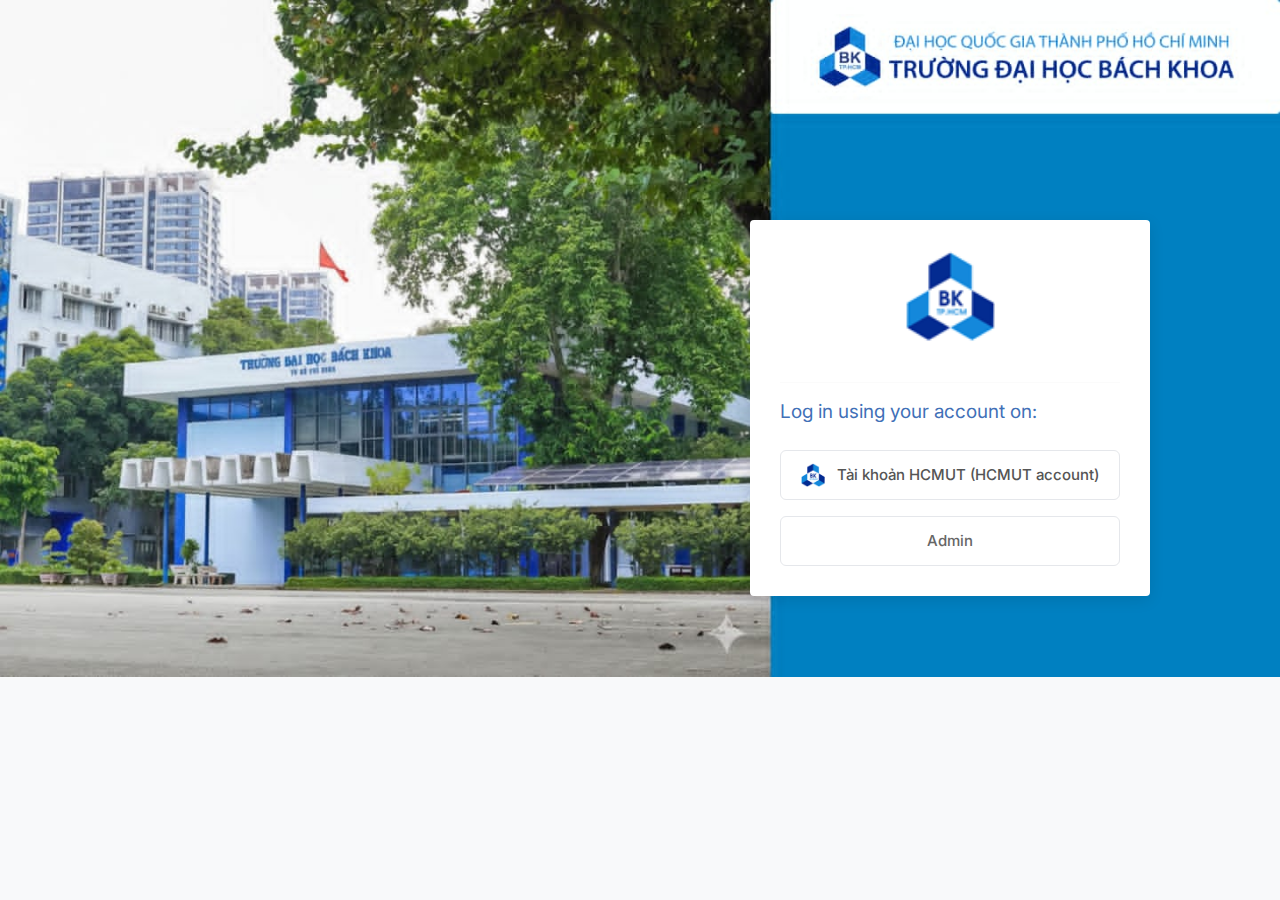
<file: index.html>
<!DOCTYPE html>
<html lang="vi">
<head>
    <meta charset="UTF-8">
    <meta name="viewport" content="width=device-width, initial-scale=1.0">
    <title>Đăng nhập - Tutor System</title>
    <link href="https://cdn.jsdelivr.net/npm/bootstrap@5.3.0/dist/css/bootstrap.min.css" rel="stylesheet">
    <link rel="stylesheet" href="assets/css/style.css">
    <link rel="stylesheet" href="assets/css/login.css">
</head>
<body class="bg-light">

    <div style="position: relative; width: 100%; max-width: 1440px; margin: 0 auto;">
        
        <img src="assets/images/admin_login.png" style="width: 100%; display: block;">

        <div class="login-card-overlay" style="
            position: absolute;
            top: 220px;       
            right: 130px;     
            width: 400px;     
            background: white; 
            padding: 30px;
            box-shadow: 0 4px 15px rgba(0,0,0,0.1);
            border-radius: 4px;
            /* Căn giữa nội dung nếu form ngắn */
            min-height: 250px; 
            display: flex;
            flex-direction: column;
            justify-content: center;
        ">
            
            <div class="text-center mb-4">
                <img src="assets/images/bk_logo.png" width="90">
            </div>

            <hr style="border: 0; border-top: 1px solid #eee; margin-bottom: 25px;">

            <p class="mb-4" style="color: #4170B7; font-size: 19px; font-weight: 400; margin-top: -10px;">
                Log in using your account on:
            </p>

            <button class="btn w-100 mb-3 d-flex align-items-center justify-content-center" 
                    id="btn-gateway-sso"
                    onclick="window.location.href='sso.html'"
                    style="border: 1px solid #e5e7eb; background: white; height: 50px; padding: 0; cursor: pointer; transition: 0.2s;">
                
                <img src="assets/images/bk_logo.png" width="24" style="margin-right: 12px;">
                
                <span style="font-size: 15px; color: #555; font-weight: 500;">
                    Tài khoản HCMUT (HCMUT account)
                </span>
            </button>
            
            <button class="btn w-100" 
                    id="btn-gateway-admin"
                    onclick="window.location.href='adminlogin.html'"
                    style="border: 1px solid #e5e7eb; background: white; height: 50px; font-size: 15px; color: #666; font-weight: 500; cursor: pointer; transition: 0.2s;">
                Admin
            </button>

        </div>
    </div>

</body>
</html>
</file>
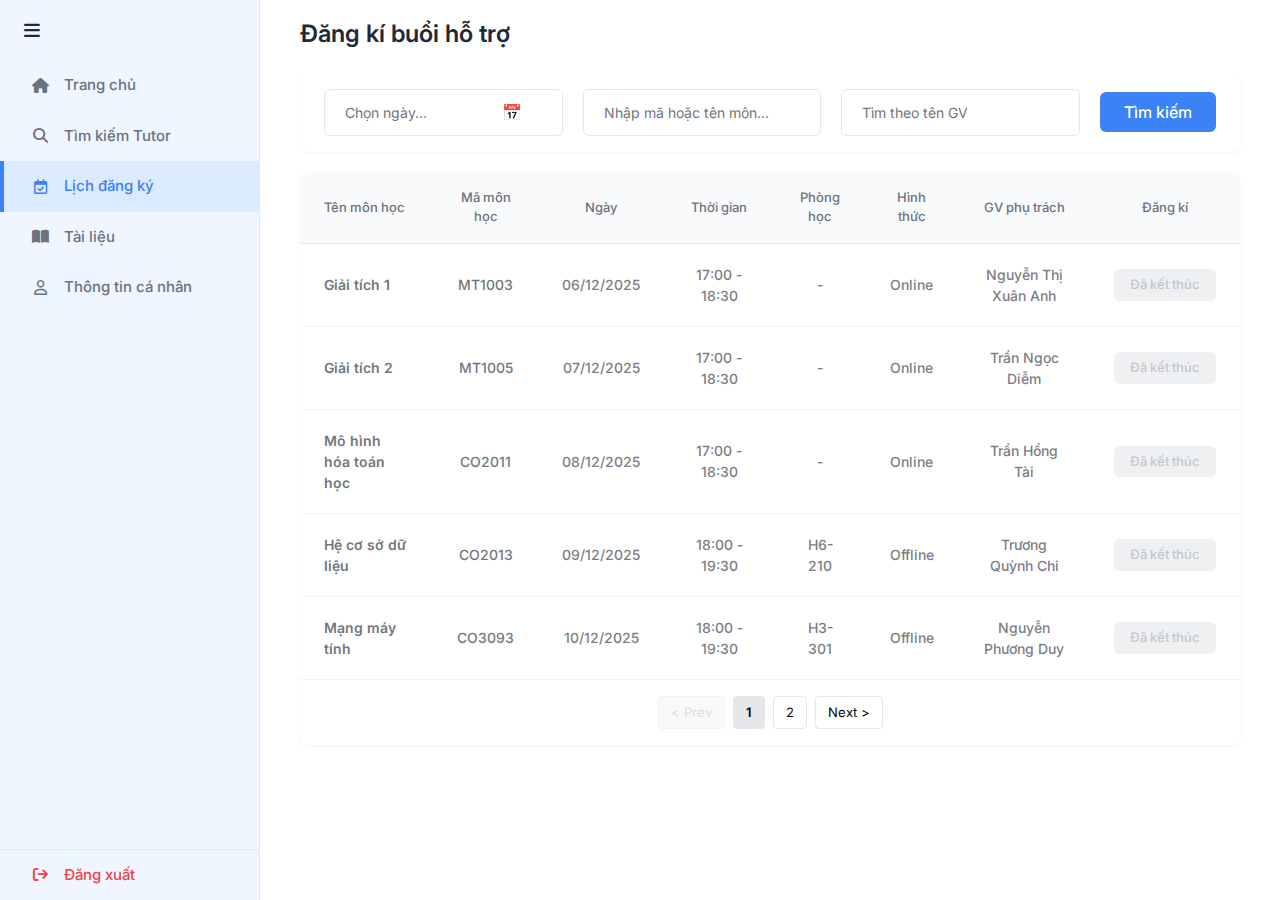
<file: booking.html>
<!DOCTYPE html>
<html lang="vi">
<head>
    <meta charset="UTF-8">
    <meta name="viewport" content="width=device-width, initial-scale=1.0">
    <title>Đăng ký buổi hỗ trợ</title>
    <link href="https://cdn.jsdelivr.net/npm/bootstrap@5.3.0/dist/css/bootstrap.min.css" rel="stylesheet">
    <link rel="stylesheet" href="assets/css/student.css">
    <link rel="stylesheet" href="assets/css/layout.css">
    <link rel="stylesheet" href="https://cdnjs.cloudflare.com/ajax/libs/font-awesome/6.4.0/css/all.min.css">
    <style>
        .col-subject { width: 20%; font-weight: 600; }
        .col-code { width: 10%; color: #111827; }
        .col-date { width: 12%; }
        .col-time { width: 15%; }
        .col-room { width: 10%; }
        .col-mode { width: 10%; font-weight: 600; }
        .col-tutor { width: 18%; }
        .col-action { width: 10%; text-align: right;}
        .modal-info-line { margin-bottom: 5px; font-size: 15px; }
        .modal-label { font-weight: 500; font-style: italic; }
        .modal-value { color: #3B82F6; font-weight: 700; }
    </style>
</head>
<body>
    <div class="main-content-wrapper">
        <div class="student-wrapper">
            <header class="page-header">
                <h1 class="page-title">Đăng kí buổi hỗ trợ</h1>
            </header>

            <div class="filter-bar">
                <div class="search-group" id="groupDate" onclick="openDateDatepicker()" style="cursor: pointer;">
                    <input type="text" class="search-input" id="dateSearch" placeholder="Chọn ngày..." readonly style="cursor: pointer; background: white;">
                    <span style="color:#9CA3AF; padding-right: 10px; position: absolute; right: 30px; top: 50%; transform: translateY(-50%); pointer-events: none;">📅</span>
                    <span class="clear-icon" onclick="event.stopPropagation(); clearDate()">×</span>
                </div>

                <div class="search-group" id="groupCode">
                    <input type="text" class="search-input" id="codeReader" placeholder="Nhập mã hoặc tên môn..." autocomplete="off" oninput="toggleClear('groupCode')">
                    <span class="clear-icon" onclick="clearInput('codeReader', 'groupCode')">×</span>
                    <div id="suggestionsBox" class="autocomplete-suggestions"></div>
                </div>

                <div class="search-group" id="groupTutor">
                    <input type="text" class="search-input" id="tutorSearch" placeholder="Tìm theo tên GV" oninput="toggleClear('groupTutor')">
                    <span class="clear-icon" onclick="clearInput('tutorSearch', 'groupTutor')">×</span>
                </div>
                
                <button class="btn-search" onclick="handleSearch()">Tìm kiếm</button>
            </div>

            <div class="tutor-table-container">
                <table class="tutor-table">
                    <thead>
                        <tr style="color: #6B7280; font-size: 13px;">
                            <th class="col-subject">Tên môn học</th>
                            <th class="col-code">Mã môn học</th>
                            <th class="col-date">Ngày</th>
                            <th class="col-time">Thời gian</th>
                            <th class="col-room">Phòng học</th>
                            <th class="col-mode">Hình thức</th>
                            <th class="col-tutor">GV phụ trách</th>
                            <th class="col-action">Đăng kí</th>
                        </tr>
                    </thead>
                    <tbody id="session-body"></tbody>
                </table>
                <div class="pagination-container" id="pagination"></div>
            </div>
        </div>
    </div>

    <div id="datePickerModal" class="modal-overlay d-none">
        <div class="calendar-popup">
            <div class="calendar-nav">
                <span class="nav-btn" onclick="changeMonth(-1)">&lt;</span>
                <span id="calendarTitle">Tháng 11 2025</span>
                <span class="nav-btn" onclick="changeMonth(1)">&gt;</span>
            </div>
            <div class="calendar-days-grid" id="calendarGrid"></div>
            <div style="margin-top: 15px; display: flex; justify-content: flex-end;">
                <button class="btn-cancel" style="background: #F3F4F6; color: #374151; border:none; padding: 6px 12px; border-radius: 4px;" onclick="closeModal('datePickerModal')">Đóng</button>
            </div>
        </div>
    </div>

    <div id="confirmModal" class="modal-overlay d-none">
        <div class="modal-box confirm-modal">
            <div class="close-icon" onclick="closeModal('confirmModal')">X</div>
            <h3 class="modal-title" style="font-size: 20px;">Bạn đồng ý đăng kí</h3>
            <div id="confirmContent" style="margin: 20px 0; text-align: center;"></div>
            <div class="btn-group">
                <button class="btn-cancel" onclick="closeModal('confirmModal')">Hủy</button>
                <button class="btn-confirm" onclick="submitRegistration()">Đồng ý</button>
            </div>
        </div>
    </div>

    <div id="successModal" class="modal-overlay d-none">
        <div class="modal-box success-modal">
            <div class="close-icon" onclick="closeModal('successModal')">X</div>
            <div class="text-success" style="font-size: 18px;">Gửi đăng kí thành công</div>
            <div id="successContent" style="margin: 20px 0; text-align: center;"></div>
            <button class="btn-return" id="btnReturn" onclick="closeModal('successModal')">Quay về (5s)</button>
        </div>
    </div>

    <script src="assets/js/student_api.js"></script>
    <script src="assets/js/navigation.js"></script>
    
    <script>
        let selectedSession = null;
        let countdownTimer = null;
        let allSessionsData = [];
        let currentPage = 1;
        const ITEMS_PER_PAGE = 5;

        // Refs
        const codeInput = document.getElementById('codeReader');
        const dateInput = document.getElementById('dateSearch');
        const tutorInput = document.getElementById('tutorSearch');
        const suggestionsBox = document.getElementById('suggestionsBox');

        // Calendar State
        let currentMonth = 10; 
        let currentYear = 2025;
        const MIN_DATE = new Date(2025, 10, 1); 
        const MAX_DATE = new Date(2026, 2, 31); 

        document.addEventListener('DOMContentLoaded', () => {
            fetchData();
        });

        // CLEAR INPUT LOGIC
        function toggleClear(groupId) {
            const group = document.getElementById(groupId);
            const input = group.querySelector('input');
            if (input.value.trim().length > 0) {
                group.classList.add('has-text');
            } else {
                group.classList.remove('has-text');
            }
        }

        function clearInput(inputId, groupId) {
            const input = document.getElementById(inputId);
            input.value = '';
            toggleClear(groupId);
            handleSearch(); 
        }

        // SEARCH & RENDER
        function handleSearch() {
            currentPage = 1;
            fetchData();
        }

        async function fetchData() {
            const tbody = document.getElementById('session-body');
            tbody.innerHTML = '<tr><td colspan="8" style="text-align:center; padding: 20px;">Đang tải dữ liệu...</td></tr>';

            const filters = {
                code: codeInput.value.trim(),
                date: dateInput.value.trim(),
                tutor: tutorInput.value.trim()
            };

            allSessionsData = await StudentApiService.getSessions(filters);
            renderPage(currentPage);
        }

        function renderPage(page) {
            currentPage = page;
            const tbody = document.getElementById('session-body');
            tbody.innerHTML = '';

            const start = (page - 1) * ITEMS_PER_PAGE;
            const end = start + ITEMS_PER_PAGE;
            const pageData = allSessionsData.slice(start, end);

            if(pageData.length === 0) {
                tbody.innerHTML = '<tr><td colspan="8" style="text-align:center; padding: 20px;">Không tìm thấy lịch học phù hợp</td></tr>';
                document.getElementById('pagination').innerHTML = '';
                return;
            }

            const bookedIds = JSON.parse(localStorage.getItem('booked_sessions') || '[]');

            pageData.forEach(s => {
                const tr = document.createElement('tr');
                
                // Button State
                let btnHtml = '';
                let isBooked = s.status === 'booked' || bookedIds.includes(s.id);

                if (s.isExpired) {
                    // buổi học đã qua -> disable và hiện text khác
                    btnHtml = `<button class="btn-disabled" style="background-color: #E5E7EB; color: #9CA3AF !important;">Đã kết thúc</button>`;
                    tr.style.opacity = "0.6"; 
                } else if (isBooked) {
                    btnHtml = `<button class="btn-disabled">Đã đăng kí</button>`;
                } else {
                    btnHtml = `<button class="btn-pink" onclick="openConfirm(${s.id})">Đăng kí</button>`;
                }

                tr.innerHTML = `
                    <td class="col-subject">${s.subject}</td>
                    <td class="col-code">${s.code}</td>
                    <td class="col-date">${s.date}</td>
                    <td class="col-time">${s.time}</td>
                    <td class="col-room">${s.room}</td>
                    <td class="col-mode">${s.mode}</td>
                    <td class="col-tutor">${s.tutor}</td>
                    <td class="col-action">${btnHtml}</td>
                `;
                tbody.appendChild(tr);
            });
            renderPagination();
        }

        function renderPagination() {
            const totalPages = Math.ceil(allSessionsData.length / ITEMS_PER_PAGE);
            const container = document.getElementById('pagination');
            if (totalPages <= 1) { container.innerHTML = ''; return; }

            let html = `<button class="page-btn" onclick="changePage(${currentPage - 1})" ${currentPage === 1 ? 'disabled' : ''}>&lt; Prev</button>`;
            for (let i = 1; i <= totalPages; i++) {
                html += `<button class="page-btn ${i === currentPage ? 'active' : ''}" onclick="changePage(${i})">${i}</button>`;
            }
            html += `<button class="page-btn" onclick="changePage(${currentPage + 1})" ${currentPage === totalPages ? 'disabled' : ''}>Next &gt;</button>`;
            container.innerHTML = html;
        }

        window.changePage = function(p) { renderPage(p); }

        // CALENDAR LOGIC
        function openDateDatepicker() {
            renderCalendar(currentMonth, currentYear);
            document.getElementById('datePickerModal').classList.remove('d-none');
        }

        function changeMonth(step) {
            let newDate = new Date(currentYear, currentMonth + step, 1);
            if (newDate < MIN_DATE || newDate > MAX_DATE) return;
            currentMonth = newDate.getMonth();
            currentYear = newDate.getFullYear();
            renderCalendar(currentMonth, currentYear);
        }

        function renderCalendar(month, year) {
            const grid = document.getElementById('calendarGrid');
            const title = document.getElementById('calendarTitle');
            grid.innerHTML = '';
            
            const days = ['CN', 'T2', 'T3', 'T4', 'T5', 'T6', 'T7'];
            days.forEach(d => grid.innerHTML += `<div class="day-name">${d}</div>`);
            title.textContent = `Tháng ${month + 1} ${year}`;

            const firstDay = new Date(year, month, 1).getDay();
            const daysInMonth = new Date(year, month + 1, 0).getDate();

            for (let i = 0; i < firstDay; i++) grid.innerHTML += `<div class="day-cell empty"></div>`;

            for (let i = 1; i <= daysInMonth; i++) {
                let dayStr = i.toString().padStart(2, '0');
                let monthStr = (month + 1).toString().padStart(2, '0');
                let dateStr = `${dayStr}/${monthStr}/${year}`;
                let isSelected = dateInput.value === dateStr;
                grid.innerHTML += `<div class="day-cell ${isSelected ? 'selected' : ''}" onclick="selectDate('${dateStr}')">${i}</div>`;
            }
        }

        function selectDate(dateStr) {
            dateInput.value = dateStr;
            toggleClear('groupDate'); 
            closeModal('datePickerModal');
            handleSearch();
        }

        function clearDate() {
            dateInput.value = '';
            toggleClear('groupDate');
            closeModal('datePickerModal');
            handleSearch();
        }

        // AUTOCOMPLETE
        codeInput.addEventListener('input', async (e) => {
            toggleClear('groupCode'); 
            const k = e.target.value;
            if (k.length < 1) { suggestionsBox.style.display = 'none'; return; }
            const r = await StudentApiService.searchSubjects(k);
            suggestionsBox.innerHTML = r.length > 0 ? r.map(s => `<div class="suggestion-item" onclick="selectSubject('${s.code}')"><span class="suggestion-code">${s.code}</span><span>${s.name}</span></div>`).join('') : '';
            suggestionsBox.style.display = r.length > 0 ? 'block' : 'none';
        });
        function selectSubject(c) { 
            codeInput.value = c; 
            toggleClear('groupCode');
            suggestionsBox.style.display = 'none'; 
            handleSearch(); 
        }
        document.addEventListener('click', (e) => { if (!e.target.closest('.search-group')) suggestionsBox.style.display = 'none'; });

        // MODAL & REGISTRATION
        function closeModal(id) { document.getElementById(id).classList.add('d-none'); }
        function openConfirm(id) {
            selectedSession = allSessionsData.find(s => s.id === id);
            const content = `<div class="modal-info-line"><span class="modal-label">Môn:</span> <span class="modal-value">${selectedSession.subject}</span></div><div class="modal-info-line"><span class="modal-label">Ngày:</span> <span class="modal-value">${selectedSession.date}</span></div>`;
            document.getElementById('confirmContent').innerHTML = content;
            document.getElementById('confirmModal').classList.remove('d-none');
        }
        async function submitRegistration() {
            closeModal('confirmModal');
            await StudentApiService.registerSession(selectedSession.id);
            let booked = JSON.parse(localStorage.getItem('booked_sessions') || '[]');
            if(!booked.includes(selectedSession.id)) { booked.push(selectedSession.id); localStorage.setItem('booked_sessions', JSON.stringify(booked)); }
            fetchData();
            document.getElementById('successContent').innerHTML = `Đăng ký thành công ${selectedSession.code}!`;
            document.getElementById('successModal').classList.remove('d-none');
            let t = 5; const btn = document.getElementById('btnReturn');
            if(countdownTimer) clearInterval(countdownTimer);
            countdownTimer = setInterval(() => { t--; if(t<=0) closeModal('successModal'); else btn.textContent = `Quay về (${t}s)`; }, 1000);
        }
    </script>
</body>
</html>
</file>
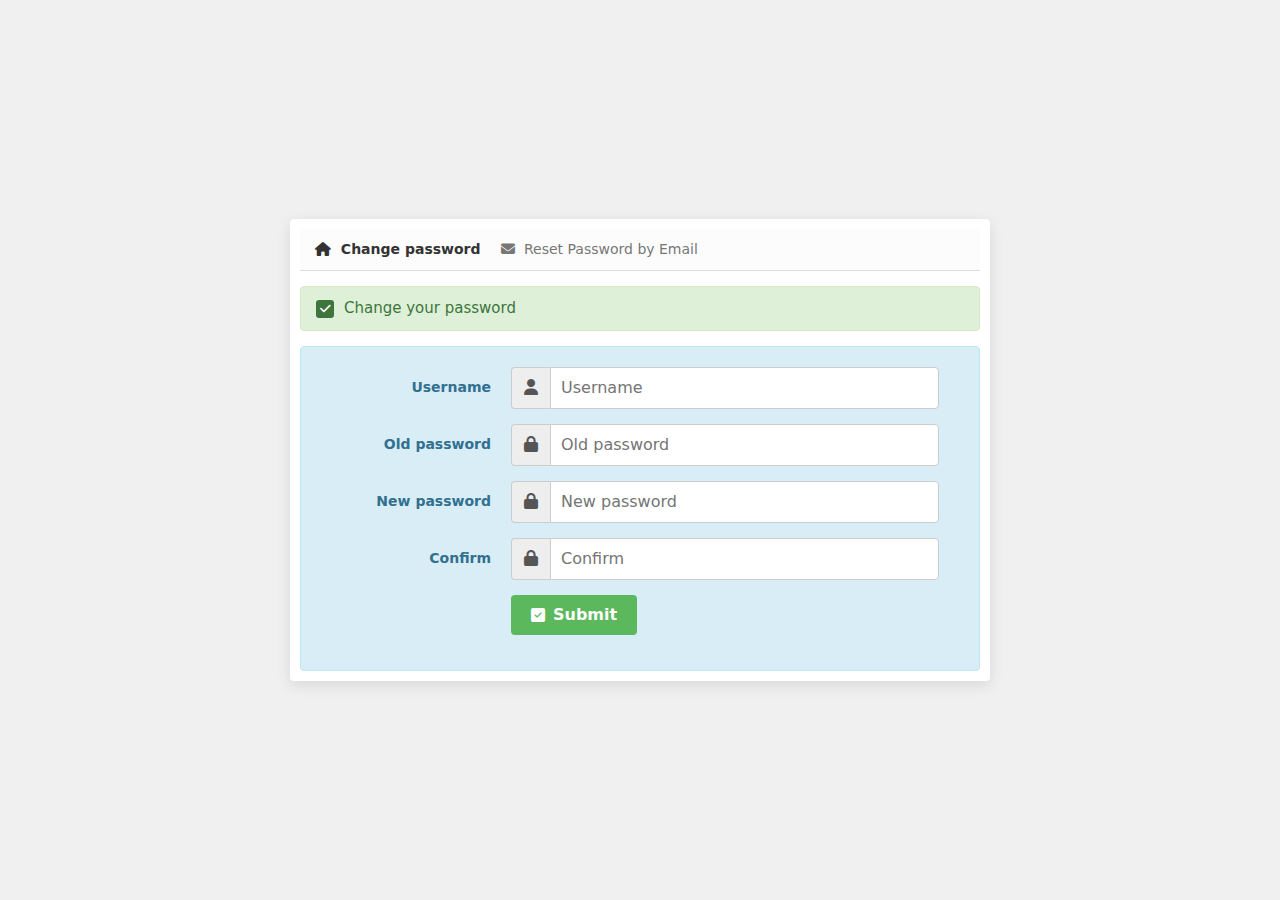
<file: changepassword.html>
<!DOCTYPE html>
<html lang="vi">
<head>
    <meta charset="UTF-8">
    <meta name="viewport" content="width=device-width, initial-scale=1.0">
    <title>Đổi mật khẩu</title>
    <link href="https://cdn.jsdelivr.net/npm/bootstrap@5.3.0/dist/css/bootstrap.min.css" rel="stylesheet">
    <link rel="stylesheet" href="https://cdnjs.cloudflare.com/ajax/libs/font-awesome/6.4.0/css/all.min.css">
    
    <style>
        body {
            background-color: #f0f0f0;
            display: flex;
            justify-content: center;
            align-items: center;
            min-height: 100vh;
        }

        /* Khung bao ngoài */
        .panel-container {
            background: #fff;
            width: 700px;
            padding: 10px;
            box-shadow: 0 4px 15px rgba(0,0,0,0.1);
            border-radius: 4px;
        }

        /* Thanh menu trên cùng (Tabs) */
        .panel-tabs {
            border-bottom: 1px solid #ddd;
            padding: 10px 15px;
            background: #fcfcfc;
            margin-bottom: 15px;
            border-radius: 4px 4px 0 0;
            display: flex;
            gap: 20px;
            color: #777;
            font-size: 14px;
        }
        .panel-tabs i { margin-right: 5px; }
        .tab-item.active { color: #333; font-weight: bold; }

        /* Thanh thông báo xanh lá */
        .alert-banner {
            background-color: #dff0d8; /* Màu xanh nhạt */
            color: #3c763d; /* Chữ xanh đậm */
            border: 1px solid #d6e9c6;
            padding: 10px 15px;
            border-radius: 4px;
            margin-bottom: 15px;
            font-size: 15px;
            display: flex;
            align-items: center;
        }
        .alert-banner i {
            background: #3c763d;
            color: white;
            width: 18px; height: 18px;
            display: flex; justify-content: center; align-items: center;
            border-radius: 3px;
            margin-right: 10px;
            font-size: 12px;
        }

        /* Khu vực Form màu xanh dương */
        .form-area {
            background-color: #d9edf7; /* Màu xanh dương nhạt giống ảnh */
            border: 1px solid #bce8f1;
            padding: 20px 40px;
            border-radius: 4px;
        }

        /* Căn chỉnh label và input */
        .form-row {
            display: flex;
            align-items: center;
            margin-bottom: 15px;
        }
        .form-label-custom {
            width: 150px;
            text-align: right;
            margin-right: 20px;
            font-weight: 700;
            color: #31708f; /* Chữ xanh đậm */
            font-size: 14px;
        }
        .input-group-custom {
            flex: 1;
            display: flex;
        }
        .input-icon {
            background: #eee;
            border: 1px solid #ccc;
            border-right: none;
            padding: 8px 12px;
            border-radius: 4px 0 0 4px;
            color: #555;
        }
        .form-control-custom {
            border: 1px solid #ccc;
            border-radius: 0 4px 4px 0;
            padding: 8px 10px;
            width: 100%;
            outline: none;
        }

        /* Nút Submit */
        .btn-submit {
            background-color: #5cb85c;
            color: white;
            border: none;
            padding: 8px 20px;
            border-radius: 4px;
            font-weight: bold;
            display: flex;
            align-items: center;
            gap: 8px;
            cursor: pointer;
        }
        .btn-submit:hover { background-color: #4cae4c; }
    </style>
</head>
<body>

    <div class="panel-container">
        
<div class="panel-tabs">
    <div class="tab-item active" style="cursor: pointer;">
        <i class="fa-solid fa-house"></i> Change password
    </div>
    
    <div class="tab-item" style="cursor: pointer;">
        <i class="fa-solid fa-envelope"></i> Reset Password by Email
    </div>
</div>

        <div class="alert-banner">
            <i class="fa-solid fa-check"></i>
            Change your password
        </div>

        <div class="form-area">
            
            <div class="form-row">
                <label class="form-label-custom">Username</label>
                <div class="input-group-custom">
                    <span class="input-icon"><i class="fa-solid fa-user"></i></span>
                    <input type="text" class="form-control-custom" placeholder="Username">
                </div>
            </div>

            <div class="form-row">
                <label class="form-label-custom">Old password</label>
                <div class="input-group-custom">
                    <span class="input-icon"><i class="fa-solid fa-lock"></i></span>
                    <input type="password" class="form-control-custom" placeholder="Old password">
                </div>
            </div>

            <div class="form-row">
                <label class="form-label-custom">New password</label>
                <div class="input-group-custom">
                    <span class="input-icon"><i class="fa-solid fa-lock"></i></span>
                    <input type="password" class="form-control-custom" placeholder="New password">
                </div>
            </div>

            <div class="form-row">
                <label class="form-label-custom">Confirm</label>
                <div class="input-group-custom">
                    <span class="input-icon"><i class="fa-solid fa-lock"></i></span>
                    <input type="password" class="form-control-custom" placeholder="Confirm">
                </div>
            </div>

            <div class="form-row">
                <div style="width: 170px;"></div> <button class="btn-submit">
                    <i class="fa-solid fa-check-square"></i> Submit
                </button>
            </div>

        </div>
    </div>

</body>
</html>
</file>
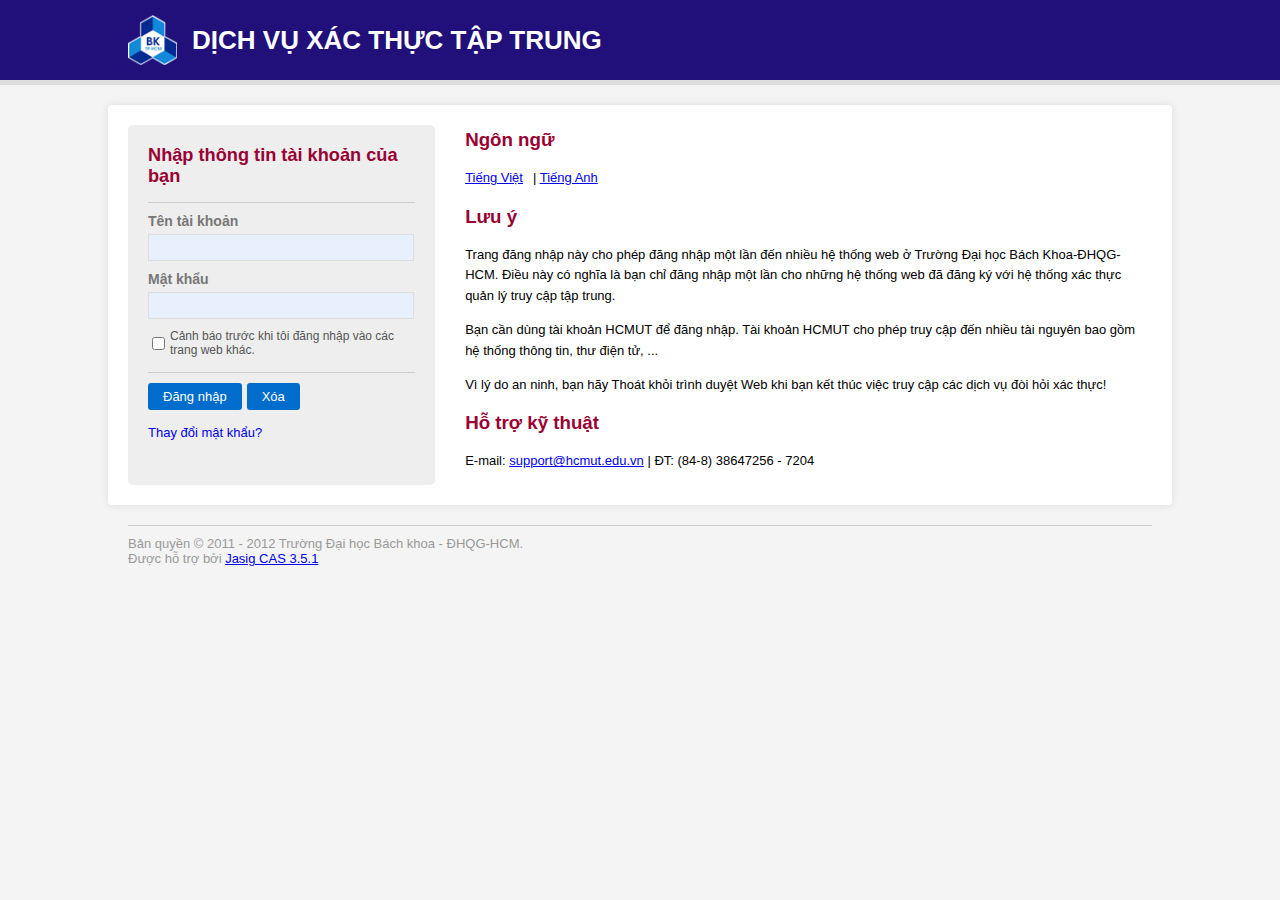
<file: sso.html>
<!DOCTYPE html>
<html lang="vi">
<head>
    <meta charset="UTF-8">
    <meta name="viewport" content="width=device-width, initial-scale=1.0">
    <title>HCMUT - DỊCH VỤ XÁC THỰC TẬP TRUNG</title>
    <style>
        /* --- BODY --- */
        body {
            margin: 0;
            padding: 0;
            font-family: Helvetica, Arial,sans-serif;
            background-color: #f4f4f4;
            font-size: 13px;
        }

        /* --- HEADER --- */
        .header {
            background-color: #210F7A;
            color: white;
            padding: 15px 0;
            border-bottom: 5px solid #ddd;
        }

        .header-content {
            width: 80%;
            margin: 0 auto;
            display: flex;
            align-items: center;
            gap: 15px;
        }

        .header-content img {
            height: 50px;
        }

        .header-content h1 {
            font-size: 26px;
            text-transform: uppercase;
            margin: 0;
            font-weight: bold;
        }

        /* --- CONTAINER --- */
        .main-container {
            width: 80%;
            margin: 20px auto;
            background-color: white;
            padding: 20px;
            display: flex;
            gap: 30px;
            box-shadow: 0 0 10px rgba(0,0,0,0.1);
            border-radius: 4px;
        }

        /* --- LEFT COLUMN */
        .left-col {
            width: 28%;
            background-color: #eee;
            padding: 20px;
            border-radius: 5px;
        }

        .left-col h3 {
            color: #990033;
            margin-top: 0;
            font-size: 18.2px;
            margin-bottom: 15px;
        }

        .form-group {
            margin-bottom: 10px;
        }

        .form-group label {
            display: block;
            font-weight: bold;
            color: #777777;
            margin-bottom: 5px;
            font-size: 14px;
        }

        .form-group input[type="text"],
        .form-group input[type="password"] {
            width: 95%;
            padding: 5px;
            border: 1px solid #DDDDDD;
            background-color: #e8f0fe;
        }

        .checkbox-group {
            display: flex;
            align-items: center;
            font-size: 12px;
            margin-bottom: 15px;
            color: #555;
        }

        .btn-row {
            display: flex;
            gap: 5px;
        }

        .btn {
            padding: 6px 15px;
            color: white;
            border: none;
            cursor: pointer;
            font-weight: normal;
            font-size: 13px;
            border-radius: 3px;
        }

        .btn-login { background-color: #006DCC; } 
        .btn-clear { background-color: #006DCC; }

        .btn:hover { opacity: 0.9; }

        .forgot-pass {
            display: block;
            margin-top: 15px;
            color: #0000EE;
            text-decoration: none;
            font-size: 13px;
        }

        /* --- RIGHT COLUMN */
        .right-col {
            width: 72%;
            line-height: 1.6;
        }

        .right-col h4 {
            color: #990033;
            margin-top: 0;
            margin-bottom: 10px;
            font-size: 18.72px;
        }

        .lang-link { color: #0000EE; text-decoration: underline; margin-right: 10px;}
        
        /* --- ERROR MESSAGE --- */
        .error-box {
            display: none;
            background-color: #ffeedd;
            border: 2px dotted #BB0000;
            color: #BB0000;
            padding: 15px;
            margin-bottom: 20px;
            align-items: center;
            font-size: 13px;
        }

        .error-box img {
            width: 32px; 
            height: 32px;
            margin-right: 15px; 
        }

        /* --- FOOTER --- */
        .footer {
            width: 80%;
            margin: 20px auto;
            color: #999999;
            font-size: 13px;
            border-top: 1px solid #ccc;
            padding-top: 10px;
        }

        .jasig-text {
            color: #0000EE;
            text-decoration: underline;
            cursor: pointer;
        }

    </style>
</head>
<body>

    <div class="header">
        <div class="header-content">
            <img src="assets/images/bk_logo.png" alt="Logo BK">
            <h1>Dịch vụ xác thực tập trung</h1>
        </div>
    </div>

    <div class="main-container">
        
        <div class="left-col">
            <div id="error-message" class="error-box">
            <img src="assets/images/error.gif" alt="Warning Icon">
            
            <span>Các thông tin mà bạn cung cấp không đúng.</span>
        </div>

            <h3>Nhập thông tin tài khoản của bạn</h3>

            <hr style="border: 0; border-top: 1px solid #ccc; margin: 10px 0;">

            <div class="form-group">
                <label>Tên tài khoản</label>
                <input type="text" id="username" value="">
            </div>

            <div class="form-group">
                <label>Mật khẩu</label>
                <input type="password" id="password" placeholder="">
            </div>

            <div class="checkbox-group">
                <input type="checkbox" style="margin-right: 5px;"> 
                Cảnh báo trước khi tôi đăng nhập vào các trang web khác.
            </div>

            <hr style="border: 0; border-top: 1px solid #ccc; margin: 10px 0;">

            <div class="btn-row">
                <button class="btn btn-login" onclick="checkLogin()">Đăng nhập</button>
                <button class="btn btn-clear" onclick="deleteContent()">Xóa</button>
            </div>

            <a href="#" class="forgot-pass">Thay đổi mật khẩu?</a>
        </div>

        <div class="right-col">
            <h4>Ngôn ngữ</h4>
            <p>
                <a href="#" class="lang-link">Tiếng Việt</a>|
                <a href="#" class="lang-link">Tiếng Anh</a>
            </p>

            <h4>Lưu ý</h4>
            <p>Trang đăng nhập này cho phép đăng nhập một lần đến nhiều hệ thống web ở Trường Đại học Bách Khoa-ĐHQG-HCM. Điều này có nghĩa là bạn chỉ đăng nhập một lần cho những hệ thống web đã đăng ký với hệ thống xác thực quản lý truy cập tập trung.</p>
            <p>Bạn cần dùng tài khoản HCMUT để đăng nhập. Tài khoản HCMUT cho phép truy cập đến nhiều tài nguyên bao gồm hệ thống thông tin, thư điện tử, ...</p>
            <p>Vì lý do an ninh, bạn hãy Thoát khỏi trình duyệt Web khi bạn kết thúc việc truy cập các dịch vụ đòi hỏi xác thực!</p>

            <h4>Hỗ trợ kỹ thuật</h4>
            <p>E-mail: <a href="mailto:support@hcmut.edu.vn" style="color:#0000EE">support@hcmut.edu.vn</a> | ĐT: (84-8) 38647256 - 7204</p>
        </div>
    </div>

    <div class="footer">
        Bản quyền © 2011 - 2012 Trường Đại học Bách khoa - ĐHQG-HCM.<br>
        Được hỗ trợ bởi <span class="jasig-text">Jasig CAS 3.5.1</span>
    </div>

    <script src="assets/js/account.js"></script>

</body>
</html>
</file>
<file: assets/css/style.css>
@import url('https://fonts.googleapis.com/css2?family=Inter:wght@400;500;600;700&display=swap');


:root {
    /* Bảng màu chính */
    --primary-blue: #3B82F6;       /* Xanh dương chủ đạo */
    --primary-hover: #2563EB;      /* Xanh khi di chuột */
    --pink-btn: #D77BC6;           /* Hồng (nút phụ/edit) */
    --pink-hover: #C069B0;
    --success-green: #10B981;      /* Xanh lá thành công */
    
    /* Màu nền & Chữ */
    --bg-body: #EFF6FF;            /* Nền xanh nhạt toàn web */
    --white: #FFFFFF;
    --text-dark: #1F2937;          /* Chữ chính */
    --text-gray: #6B7280;          /* Chữ phụ */
    --border-color: #E5E7EB;       /* Viền xám nhạt */
}

/* =========================================
   RESET & BASE STYLES
   ========================================= */
* {
    box-sizing: border-box;
    margin: 0;
    padding: 0;
    font-family: 'Inter', sans-serif;
}

body {
    background-color: var(--bg-body);
    color: var(--text-dark);
    min-height: 100vh;
    font-size: 16px;
}

/* Class ẩn hiện tiện dụng */
.d-none {
    display: none !important;
}

/* =========================================
   COMMON COMPONENTS (Dùng chung cho Login, Student...)
   ========================================= */

/* Nút bấm chuẩn (Màu xanh) */
.btn-primary {
    background-color: var(--primary-blue);
    color: var(--white);
    border: none;
    border-radius: 6px;
    padding: 10px 20px;
    font-weight: 600;
    cursor: pointer;
    transition: background-color 0.2s;
}

.btn-primary:hover {
    background-color: var(--primary-hover);
}

/* Ô nhập liệu chuẩn */
.form-control {
    width: 100%;
    padding: 12px 16px;
    border: 1px solid var(--border-color);
    border-radius: 6px;
    outline: none;
    font-size: 14px;
    background-color: var(--white);
    color: var(--text-dark);
}

.form-control:focus {
    border-color: var(--primary-blue);
    box-shadow: 0 0 0 2px rgba(59, 130, 246, 0.1);
}
</file>
<file: assets/css/login.css>
/* =========================================
   LOGIN PAGE STYLES
   ========================================= */

/* Căn giữa Form Login ra giữa màn hình */
.login-container {
    display: flex;
    justify-content: center;
    align-items: center;
    min-height: 100vh;
    padding: 20px;
}

/* Cái thẻ Card chứa form */
.login-card {
    background-color: var(--white);
    width: 100%;
    max-width: 450px; /* Độ rộng tối đa */
    padding: 40px;
    border-radius: 12px;
    box-shadow: 0 4px 6px -1px rgba(0, 0, 0, 0.1), 
                0 2px 4px -1px rgba(0, 0, 0, 0.06);
    text-align: center;
}

/* Logo Bách Khoa */
.login-logo {
    width: 80px;
    height: auto;
    margin-bottom: 20px;
}

/* Tiêu đề */
.login-title {
    font-size: 24px;
    font-weight: 700;
    color: var(--primary-blue); /* Dùng màu xanh chủ đạo */
    margin-bottom: 8px;
}

.login-subtitle {
    font-size: 14px;
    color: var(--text-gray);
    margin-bottom: 32px;
}

/* Nhóm các ô nhập liệu */
.input-group {
    margin-bottom: 20px;
    text-align: left;
}

.input-label {
    display: block;
    font-size: 14px;
    font-weight: 500;
    color: var(--text-dark);
    margin-bottom: 8px;
}

/* Nút Đăng nhập to */
.btn-login-full {
    width: 100%;
    height: 48px;
    font-size: 16px;
    margin-top: 10px;
    background-color: var(--primary-blue);
    color: white;
    border: none;
    border-radius: 6px;
    cursor: pointer;
    font-weight: 600;
}

.btn-login-full:hover {
    background-color: var(--primary-hover);
}

/* Link quên mật khẩu */
.forgot-password {
    display: block;
    margin-top: 20px;
    font-size: 14px;
    color: var(--primary-blue);
    text-decoration: none;
}

.forgot-password:hover {
    text-decoration: underline;
}
</file>
<file: assets/css/student.css>
@import url('https://fonts.googleapis.com/css2?family=Inter:wght@400;500;600;700&display=swap');

:root {
    --primary-blue: #3B82F6;
    --bg-body: #F3F4F6;
    --text-dark: #1F2937;
    --text-gray: #6B7280;
    --white: #FFFFFF;
    --btn-pink: #D946EF;
    --btn-pink-hover: #C026D3;
}

body {
    background-color: var(--bg-body);
    font-family: 'Inter', sans-serif;
    color: var(--text-dark);
}

.student-wrapper {
    max-width: 1440px;
    margin: 0 auto;
    padding: 20px 40px;
}

/* Header Page */
.page-header {
    display: flex;
    align-items: center;
    gap: 15px;
    margin-bottom: 24px;
}
.page-title {
    font-size: 24px;
    font-weight: 600;
    color: #1F2937;
    margin: 0;
}

/* Filter Bar */
.filter-bar {
    background: var(--white);
    padding: 16px 24px;
    border-radius: 8px;
    display: flex;
    align-items: center;
    gap: 20px;
    margin-bottom: 20px;
    box-shadow: 0 1px 3px rgba(0,0,0,0.05);
}

/* Updated Search Group for Autocomplete */
.search-group {
    flex: 1;
    display: flex;
    align-items: center;
    border: 1px solid #E5E7EB;
    border-radius: 6px;
    padding: 4px 12px;
    background: #fff;
    position: relative; /* để neo dropdown */
}

.search-input {
    border: none;
    outline: none;
    width: 100%;
    padding: 8px;
    font-size: 14px;
}

/* Autocomplete Dropdown Styles */
.autocomplete-suggestions {
    position: absolute;
    top: 100%;
    left: 0;
    width: 100%;
    background: white;
    border: 1px solid #E5E7EB;
    border-top: none;
    border-radius: 0 0 8px 8px;
    box-shadow: 0 4px 6px -1px rgba(0,0,0,0.1);
    z-index: 50;
    max-height: 200px;
    overflow-y: auto;
    display: none;
}

.suggestion-item {
    padding: 10px 12px;
    cursor: pointer;
    font-size: 14px;
    border-bottom: 1px solid #F3F4F6;
    display: flex;
    align-items: center;
}

.suggestion-item:hover {
    background-color: #EFF6FF;
}

.suggestion-code {
    font-weight: 700;
    color: #3B82F6;
    margin-right: 8px;
    min-width: 60px;
}

.tag-badge {
    background: #3B82F6;
    color: white;
    padding: 4px 10px;
    border-radius: 4px;
    font-size: 12px;
    display: flex;
    align-items: center;
    gap: 6px;
    margin-right: 8px;
    white-space: nowrap;
}

.filter-options {
    display: flex;
    align-items: center;
    gap: 20px;
    font-size: 14px;
    color: var(--text-dark);
}

.btn-search {
    background-color: var(--primary-blue);
    color: white;
    padding: 8px 24px;
    border-radius: 6px;
    border: none;
    font-weight: 500;
    cursor: pointer;
}

/* Table Style */
.tutor-table-container {
    background: var(--white);
    border-radius: 8px;
    box-shadow: 0 1px 3px rgba(0,0,0,0.05);
    overflow: hidden;
}

.tutor-table {
    width: 100%;
    border-collapse: collapse;
}

.tutor-table th {
    background-color: #F9FAFB;
    color: #6B7280;
    font-weight: 500;
    font-size: 13px;
    padding: 16px 24px;
    text-align: center;
    border-bottom: 1px solid #E5E7EB;
}
.tutor-table th:first-child { text-align: left; }

.tutor-table td {
    padding: 20px 24px;
    border-bottom: 1px solid #F3F4F6;
    vertical-align: middle;
    text-align: center;
    font-size: 14px;
    font-weight: 500;
}
.tutor-table td:first-child { text-align: left; font-weight: 600; color: #111827; }

.text-rating { color: #F59E0B; display: flex; align-items: center; justify-content: center; gap: 4px; }
.link-detail { color: #3B82F6; text-decoration: underline; cursor: pointer; }

.btn-request {
    background-color: #E879F9;
    color: white;
    border: none;
    padding: 8px 16px;
    border-radius: 6px;
    font-size: 13px;
    font-weight: 500;
    cursor: pointer;
    transition: 0.2s;
}
.btn-request:hover { background-color: #D946EF; }
.btn-request.disabled { background-color: #9CA3AF; cursor: not-allowed; }

/* Pagination */
.pagination-container {
    padding: 16px;
    display: flex;
    justify-content: center;
    gap: 8px;
}
.page-btn {
    border: 1px solid #E5E7EB;
    background: white;
    padding: 6px 12px;
    border-radius: 4px;
    cursor: pointer;
    font-size: 13px;
}
.page-btn.active { background: #E5E7EB; font-weight: 600; }

/* Modal Custom (Overlay) */
.modal-overlay {
    position: fixed;
    top: 0; left: 0; width: 100%; height: 100%;
    background: rgba(0,0,0,0.5);
    display: flex;
    justify-content: center;
    align-items: center;
    z-index: 1000;
}
.modal-box {
    background: white;
    border-radius: 12px;
    width: 500px;
    padding: 0;
    box-shadow: 0 20px 25px -5px rgba(0,0,0,0.1);
    position: relative;
    overflow: hidden;
}


/* Button Styles */
.btn-pink {
    background-color: var(--btn-pink);
    color: white !important;
    border: none;
    padding: 6px 16px;
    border-radius: 6px;
    font-size: 13px;
    font-weight: 500;
    cursor: pointer;
    transition: 0.2s;
    white-space: nowrap;
}

.btn-pink:hover {
    background-color: var(--btn-pink-hover);
    color: white;
}

.btn-disabled {
    background-color: #D1D5DB;
    color: white !important;
    border: none;
    padding: 6px 16px;
    border-radius: 6px;
    font-size: 13px;
    font-weight: 500;
    cursor: not-allowed;
    pointer-events: none;
    white-space: nowrap;
}

/* Pagination Disabled State */
.page-btn:disabled {
    opacity: 0.5;
    cursor: not-allowed;
    background-color: #F3F4F6;
}

/* Empty State Styles */
.empty-state-container {
    background: var(--white);
    border-radius: 12px;
    padding: 60px 20px;
    text-align: center;
    box-shadow: 0 1px 3px rgba(0,0,0,0.05);
    margin-top: 20px;
}

.empty-icon {
    width: 80px;
    height: 80px;
    background-color: #EFF6FF;
    color: var(--primary-blue);
    border-radius: 50%;
    display: flex;
    align-items: center;
    justify-content: center;
    margin: 0 auto 20px;
}

.empty-title {
    font-size: 20px;
    font-weight: 700;
    color: var(--text-dark);
    margin-bottom: 10px;
}

.empty-desc {
    color: var(--text-gray);
    margin-bottom: 30px;
    max-width: 500px;
    margin-left: auto;
    margin-right: auto;
}

.quick-tags-container {
    display: flex;
    justify-content: center;
    flex-wrap: wrap;
    gap: 10px;
}

.chip-btn {
    background-color: #F3F4F6;
    border: 1px solid #E5E7EB;
    padding: 8px 16px;
    border-radius: 20px;
    font-size: 14px;
    color: var(--text-dark);
    cursor: pointer;
    transition: 0.2s;
}

.chip-btn:hover {
    background-color: #DBEAFE; 
    color: var(--primary-blue);
    border-color: var(--primary-blue);
}

.d-none {
    display: none !important;
}

/* Weekly Schedule Styles */
.schedule-modal-content {
    padding: 20px;
}

.schedule-grid {
    display: grid;
    grid-template-columns: 60px repeat(7, 1fr);
    gap: 8px;
    margin-bottom: 20px;
}

.schedule-header {
    font-weight: 600;
    text-align: center;
    color: var(--text-gray);
    font-size: 13px;
    padding-bottom: 5px;
}

.schedule-row-label {
    display: flex;
    align-items: center;
    font-weight: 600;
    font-size: 13px;
    color: var(--text-dark);
}

.schedule-cell {
    border: 1px solid #E5E7EB;
    border-radius: 6px;
    height: 40px;
    cursor: pointer;
    transition: 0.2s;
    background-color: white;
    display: flex;
    align-items: center;
    justify-content: center;
}

.schedule-cell:hover {
    border-color: var(--primary-blue);
    background-color: #EFF6FF;
}

.schedule-cell.selected {
    background-color: var(--primary-blue);
    border-color: var(--primary-blue);
    position: relative;
}

.schedule-cell.selected::after {
    content: '✓';
    color: white;
    font-size: 16px;
    font-weight: bold;
}

.schedule-summary {
    font-size: 14px;
    color: var(--text-gray);
    margin-bottom: 15px;
    font-style: italic;
}

/* CALENDAR POPUP STYLES */
.calendar-popup {
    background: white;
    width: 320px;
    padding: 20px;
    border-radius: 12px;
}

.calendar-nav {
    display: flex;
    justify-content: space-between;
    align-items: center;
    margin-bottom: 15px;
    font-weight: 700;
    color: var(--text-dark);
}

.nav-btn {
    cursor: pointer;
    padding: 5px 10px;
    border-radius: 4px;
    user-select: none;
}
.nav-btn:hover { background-color: #F3F4F6; }

.calendar-days-grid {
    display: grid;
    grid-template-columns: repeat(7, 1fr);
    gap: 5px;
    text-align: center;
}

.day-name {
    font-size: 12px;
    color: #9CA3AF;
    margin-bottom: 5px;
    font-weight: 600;
}

.day-cell {
    height: 36px;
    display: flex;
    align-items: center;
    justify-content: center;
    font-size: 14px;
    border-radius: 50%;
    cursor: pointer;
    transition: 0.2s;
}

.day-cell:hover:not(.empty):not(.disabled) {
    background-color: #DBEAFE;
    color: var(--primary-blue);
}

.day-cell.selected {
    background-color: var(--primary-blue);
    color: white;
}

.day-cell.empty { cursor: default; }

.day-cell.disabled {
    color: #E5E7EB;
    cursor: not-allowed;
}

/* CLEAR BUTTON STYLES */
.search-group {
    position: relative; 
}

.clear-icon {
    position: absolute;
    right: 10px;
    top: 50%;
    transform: translateY(-50%);
    color: #9CA3AF;
    cursor: pointer;
    font-size: 16px;
    padding: 4px;
    display: none;
    z-index: 10;
}

.clear-icon:hover {
    color: #EF4444; 
}

.search-group.has-text .clear-icon {
    display: block;
}

.search-input {
    padding-right: 30px; 
}

/* Modal specific: Profile */
.profile-modal { display: flex; padding: 30px; gap: 20px; }
.profile-left { width: 120px; text-align: center; }
.avatar-large { width: 100px; height: 100px; border-radius: 50%; background: #9CA3AF; margin-bottom: 10px; object-fit: cover;}
.profile-right { flex: 1; }
.profile-right h3 { margin: 0 0 15px 0; font-size: 18px; }
.profile-section { margin-bottom: 15px; }
.profile-label { font-weight: 700; display: block; margin-bottom: 4px; }
.text-blue { color: #3B82F6; font-weight: 600; }

/* Modal specific: Confirm */
.confirm-modal { text-align: center; padding: 30px; }
.modal-title { font-size: 18px; font-weight: 700; margin-bottom: 10px; }
.btn-group { display: flex; justify-content: center; gap: 15px; margin-top: 20px; }
.btn-cancel { background: #EF4444; color: white; border: none; padding: 8px 24px; border-radius: 4px; cursor: pointer; }
.btn-confirm { background: #10B981; color: white; border: none; padding: 8px 24px; border-radius: 4px; cursor: pointer; }

/* Modal specific: Success */
.success-modal { text-align: center; padding: 30px; }
.text-success { color: #10B981; font-size: 20px; font-weight: 700; margin-bottom: 10px; }
.btn-return { background: #10B981; color: white; border: none; padding: 10px 30px; border-radius: 6px; margin-top: 20px; width: 100%; cursor: pointer;}

.d-none { display: none !important; }
.close-icon { position: absolute; top: 15px; right: 15px; cursor: pointer; color: #EF4444; font-weight: bold;}
</file>
<file: assets/css/layout.css>
:root {
    --sidebar-bg: #eff6ff; 
    --main-bg: #ffffff;
    --primary-blue: #3b82f6; 
    --primary-blue-light: #dbeafe;
    --text-dark: #1f2937;
    --text-gray: #6b7280;
    --border-color: #e5e7eb;
}

/* --- LAYOUT CHUNG --- */
body {
    margin: 0;
    padding: 0;
    background-color: #F3F4F6;
    display: flex;
    min-height: 100vh;
    font-family: 'Inter', sans-serif;
    overflow-x: hidden; 
}

/* --- SIDEBAR STYLE --- */
.app-sidebar {
    width: 260px;
    background-color: var(--sidebar-bg);
    height: 100vh;
    position: fixed;
    top: 0;
    left: 0;
    border-right: 1px solid var(--border-color);
    display: flex;
    flex-direction: column;
    z-index: 1000;
    flex-shrink: 0;
}

/* Header */
.sidebar-header {
    padding: 14px 24px;
    display: flex;
    align-items: center;
    height: 60px;
}

.nav-toggle-btn {
    background: none;
    border: none;
    font-size: 18px;
    cursor: pointer;
    color: var(--text-dark);
    padding: 0;
}

/* Menu List */
.sidebar-menu {
    list-style: none;
    padding: 0;
    margin: 0;
    width: 100%;
}

.menu-item {
    width: 100%;
}

.menu-link {
    display: flex;
    align-items: center;
    padding: 14px 24px;
    color: var(--text-gray);
    text-decoration: none;
    font-size: 15px;
    font-weight: 500;
    transition: all 0.2s;
    border-left: 4px solid transparent;
}

.menu-link i {
    width: 24px;
    margin-right: 12px;
    text-align: center;
}

/* Hover State */
.menu-link:hover {
    background-color: #d1d5db;
    color: var(--text-dark);
}

/* Active State */
.menu-link.active {
    background-color: var(--primary-blue-light);
    color: var(--primary-blue);
    border-left-color: var(--primary-blue);
}

/* Logout ở đáy */
.sidebar-footer {
    margin-top: auto;
    border-top: 1px solid var(--border-color);
}

/* --- MAIN CONTENT WRAPPER --- */
.main-content-wrapper {
    margin-left: 260px; 
    width: calc(100% - 260px);
    min-height: 100vh;
    background-color: var(--main-bg);
    display: flex;
    flex-direction: column;
}

/* Fix responsive */
@media (max-width: 768px) {
    .app-sidebar { display: none; }
    .main-content-wrapper { margin-left: 0; width: 100%; }
}
</file>
